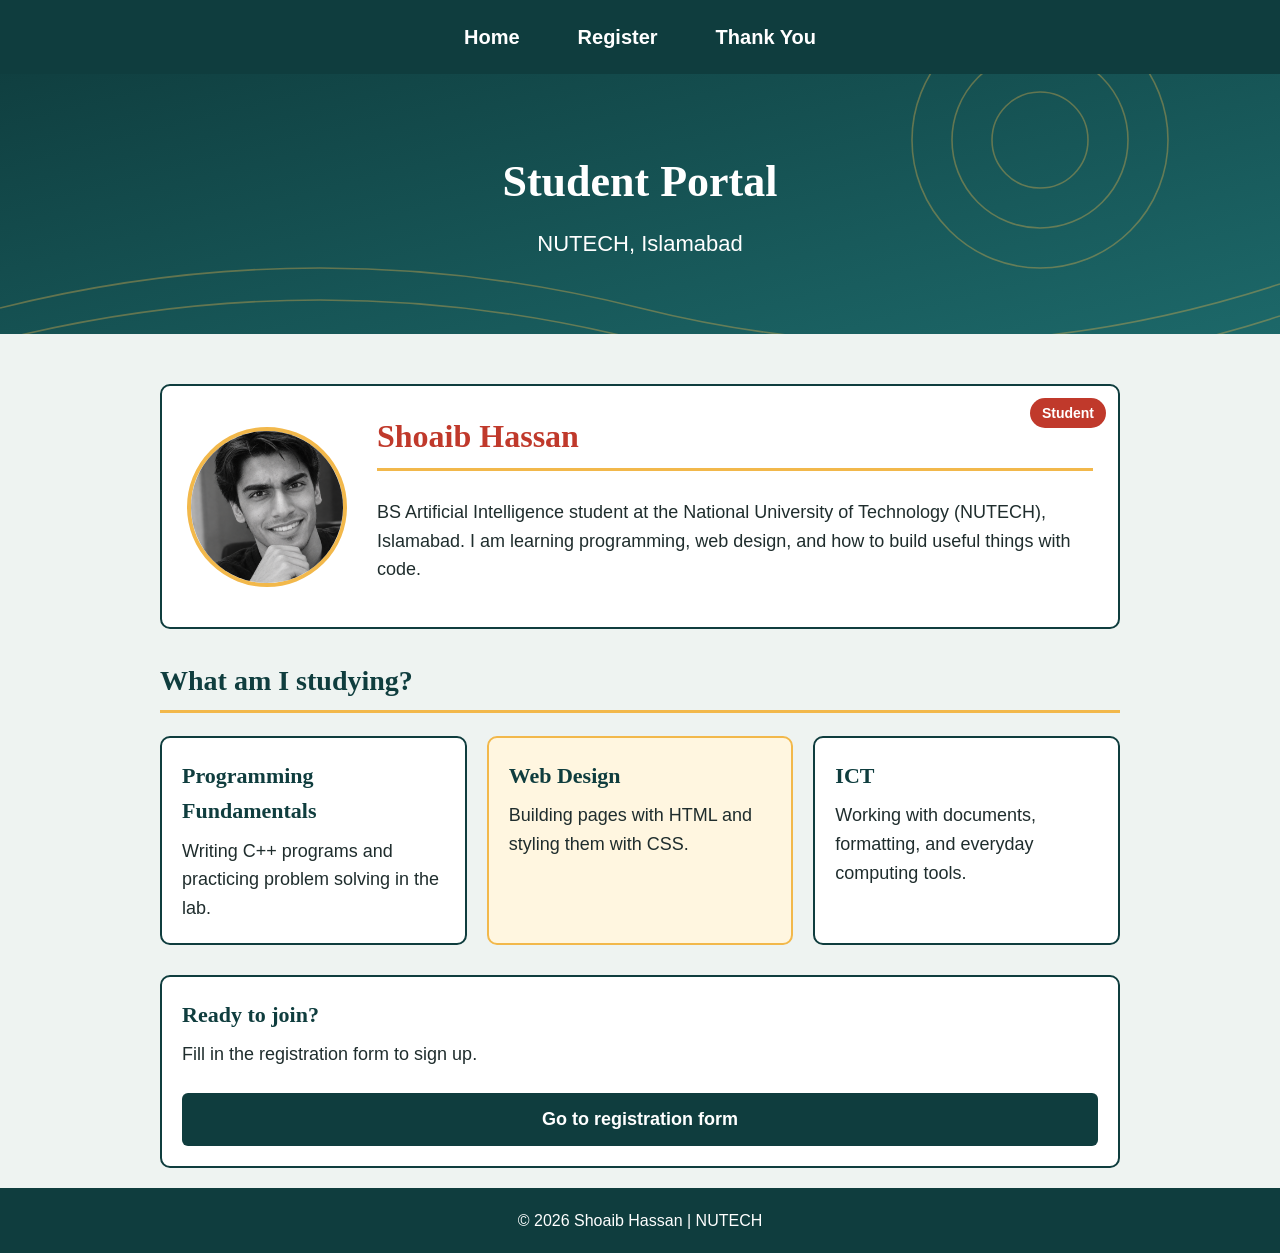
<file: index.html>
<!DOCTYPE html>
<html lang="en">
<head>
  <meta charset="UTF-8">
  <meta name="viewport" content="width=device-width, initial-scale=1">
  <title>Home | Student Portal</title>
  <!-- External CSS -->
  <link rel="stylesheet" href="stylesAI.css">
</head>
<body>

  <nav class="navbar">
    <a href="index.html">Home</a>
    <a href="formAI.html">Register</a>
    <a href="thanksAI.html">Thank You</a>
  </nav>

  <header id="banner">
    <h1>Student Portal</h1>
    <p>NUTECH, Islamabad</p>
  </header>

  <main class="container">

    <section id="profile-section">
      <span class="badge">Student</span>
      <img src="images/pfp.png" alt="Student profile picture" class="profile-pic">
      <div>
        <!-- Inline CSS -->
        <h2 style="color: #c0392b; font-size: 32px;">Shoaib Hassan</h2>
        <p>BS Artificial Intelligence student at the National University of Technology (NUTECH), Islamabad. I am learning programming, web design, and how to build useful things with code.</p>
      </div>
    </section>

    <h2>What am I studying?</h2>
    <section class="card-container">
      <div class="card">
        <h3>Programming Fundamentals</h3>
        <p>Writing C++ programs and practicing problem solving in the lab.</p>
      </div>
      <div class="card highlight">
        <h3>Web Design</h3>
        <p>Building pages with HTML and styling them with CSS.</p>
      </div>
      <div class="card">
        <h3>ICT</h3>
        <p>Working with documents, formatting, and everyday computing tools.</p>
      </div>
    </section>

    <section class="card">
      <h3>Ready to join?</h3>
      <p>Fill in the registration form to sign up.</p>
      <a href="formAI.html" class="btn">Go to registration form</a>
    </section>

  </main>

  <footer>&copy; 2026 Shoaib Hassan | NUTECH</footer>

</body>
</html>
</file>
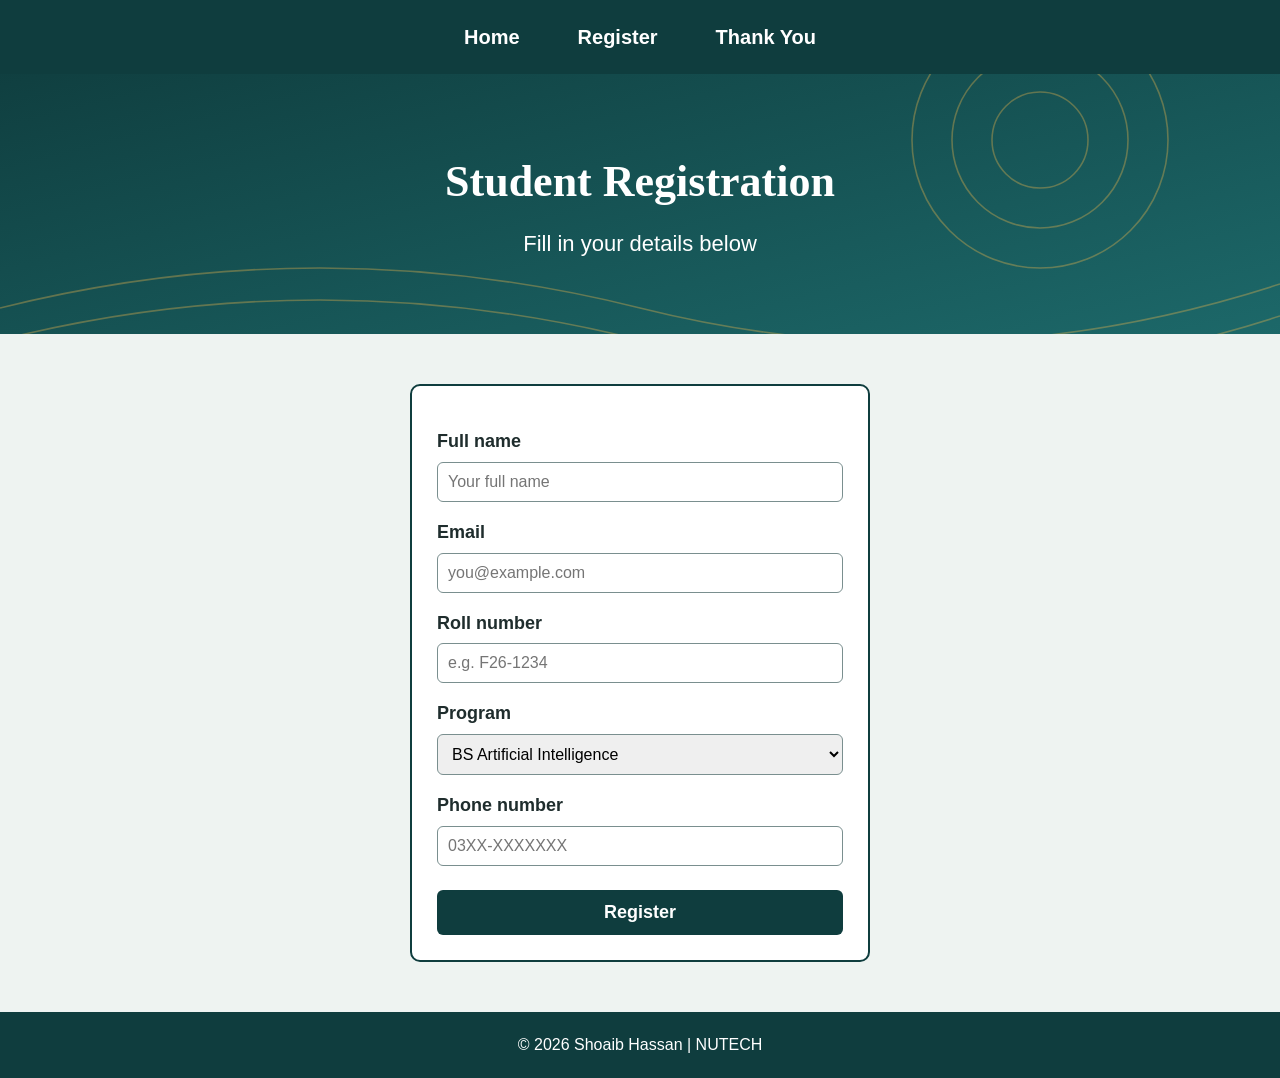
<file: form.html>
<!DOCTYPE html>
<html lang="en">
<head>
  <meta charset="UTF-8">
  <meta name="viewport" content="width=device-width, initial-scale=1">
  <title>Register | Student Portal</title>
  <link rel="stylesheet" href="stylesAI.css">
</head>
<body>

  <nav class="navbar">
    <a href="indexAI.html">Home</a>
    <a href="formAI.html">Register</a>
    <a href="thanksAI.html">Thank You</a>
  </nav>

  <header id="banner">
    <h1>Student Registration</h1>
    <p>Fill in your details below</p>
  </header>

  <main class="container">
    <form class="reg-form" action="thanksAI.html" method="get">

      <label for="name">Full name</label>
      <input type="text" id="name" name="name" placeholder="Your full name" required>

      <label for="email">Email</label>
      <input type="email" id="email" name="email" placeholder="you@example.com" required>

      <label for="roll">Roll number</label>
      <input type="text" id="roll" name="roll" placeholder="e.g. F26-1234" required>

      <label for="program">Program</label>
      <select id="program" name="program">
        <option>BS Artificial Intelligence</option>
        <option>BS Computer Science</option>
        <option>BS Software Engineering</option>
      </select>

      <label for="phone">Phone number</label>
      <input type="tel" id="phone" name="phone" placeholder="03XX-XXXXXXX">

      <button type="submit" class="btn">Register</button>
    </form>
  </main>

  <footer>&copy; 2026 Shoaib Hassan | NUTECH</footer>

</body>
</html>
</file>
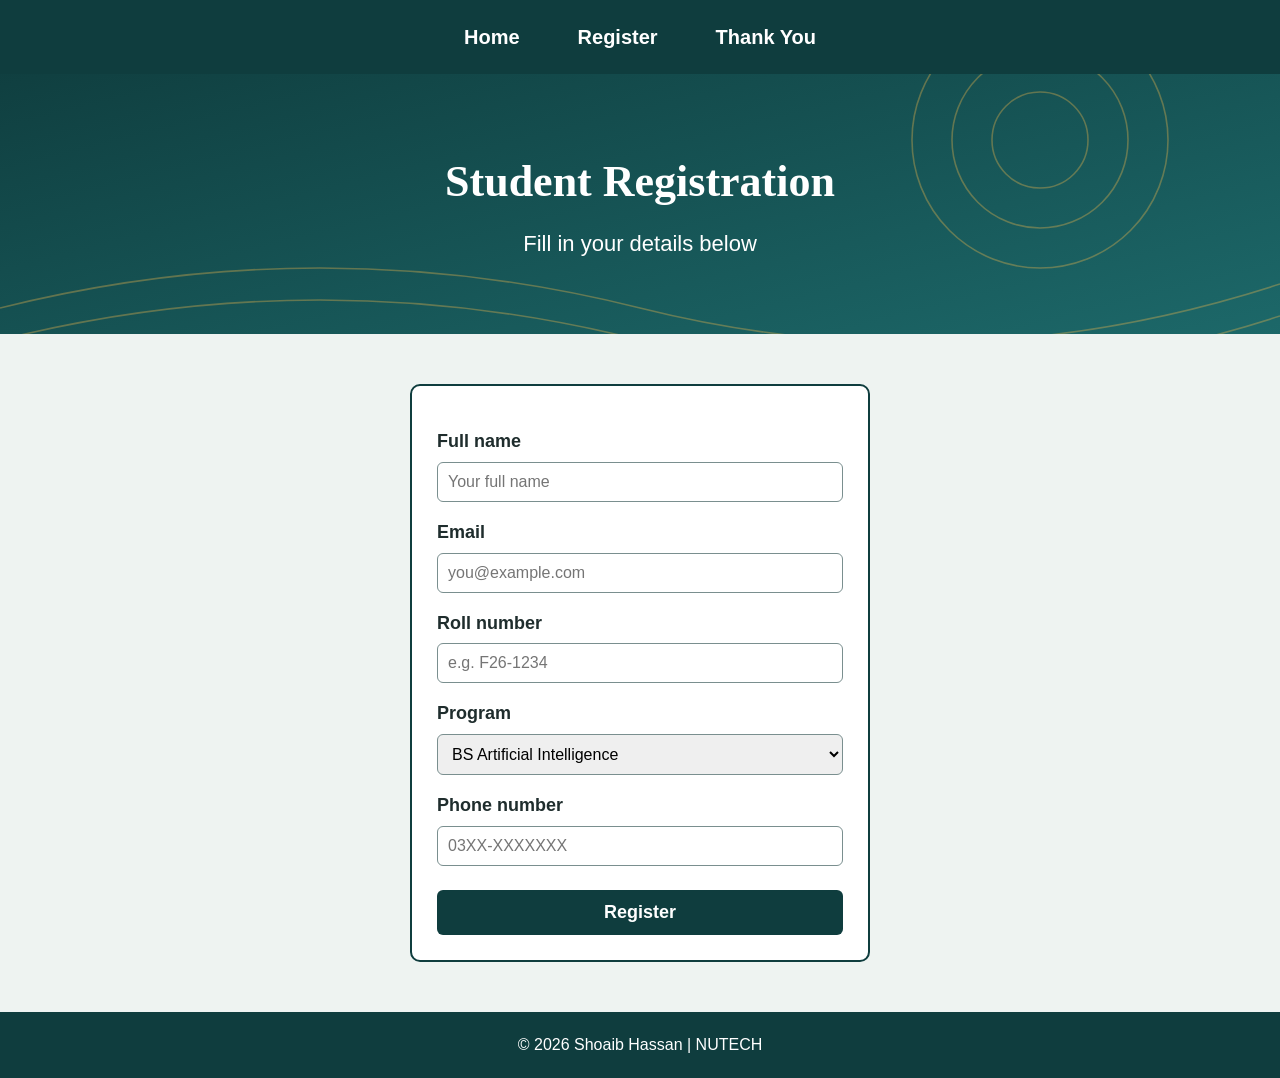
<file: formAI.html>
<!DOCTYPE html>
<html lang="en">
<head>
  <meta charset="UTF-8">
  <meta name="viewport" content="width=device-width, initial-scale=1">
  <title>Register | Student Portal</title>
  <link rel="stylesheet" href="stylesAI.css">
</head>
<body>

  <nav class="navbar">
    <a href="index.html">Home</a>
    <a href="formAI.html">Register</a>
    <a href="thanksAI.html">Thank You</a>
  </nav>

  <header id="banner">
    <h1>Student Registration</h1>
    <p>Fill in your details below</p>
  </header>

  <main class="container">
    <form class="reg-form" action="thanksAI.html" method="get">

      <label for="name">Full name</label>
      <input type="text" id="name" name="name" placeholder="Your full name" required>

      <label for="email">Email</label>
      <input type="email" id="email" name="email" placeholder="you@example.com" required>

      <label for="roll">Roll number</label>
      <input type="text" id="roll" name="roll" placeholder="e.g. F26-1234" required>

      <label for="program">Program</label>
      <select id="program" name="program">
        <option>BS Artificial Intelligence</option>
        <option>BS Computer Science</option>
        <option>BS Software Engineering</option>
      </select>

      <label for="phone">Phone number</label>
      <input type="tel" id="phone" name="phone" placeholder="03XX-XXXXXXX">

      <button type="submit" class="btn">Register</button>
    </form>
  </main>

  <footer>&copy; 2026 Shoaib Hassan | NUTECH</footer>

</body>
</html>
</file>
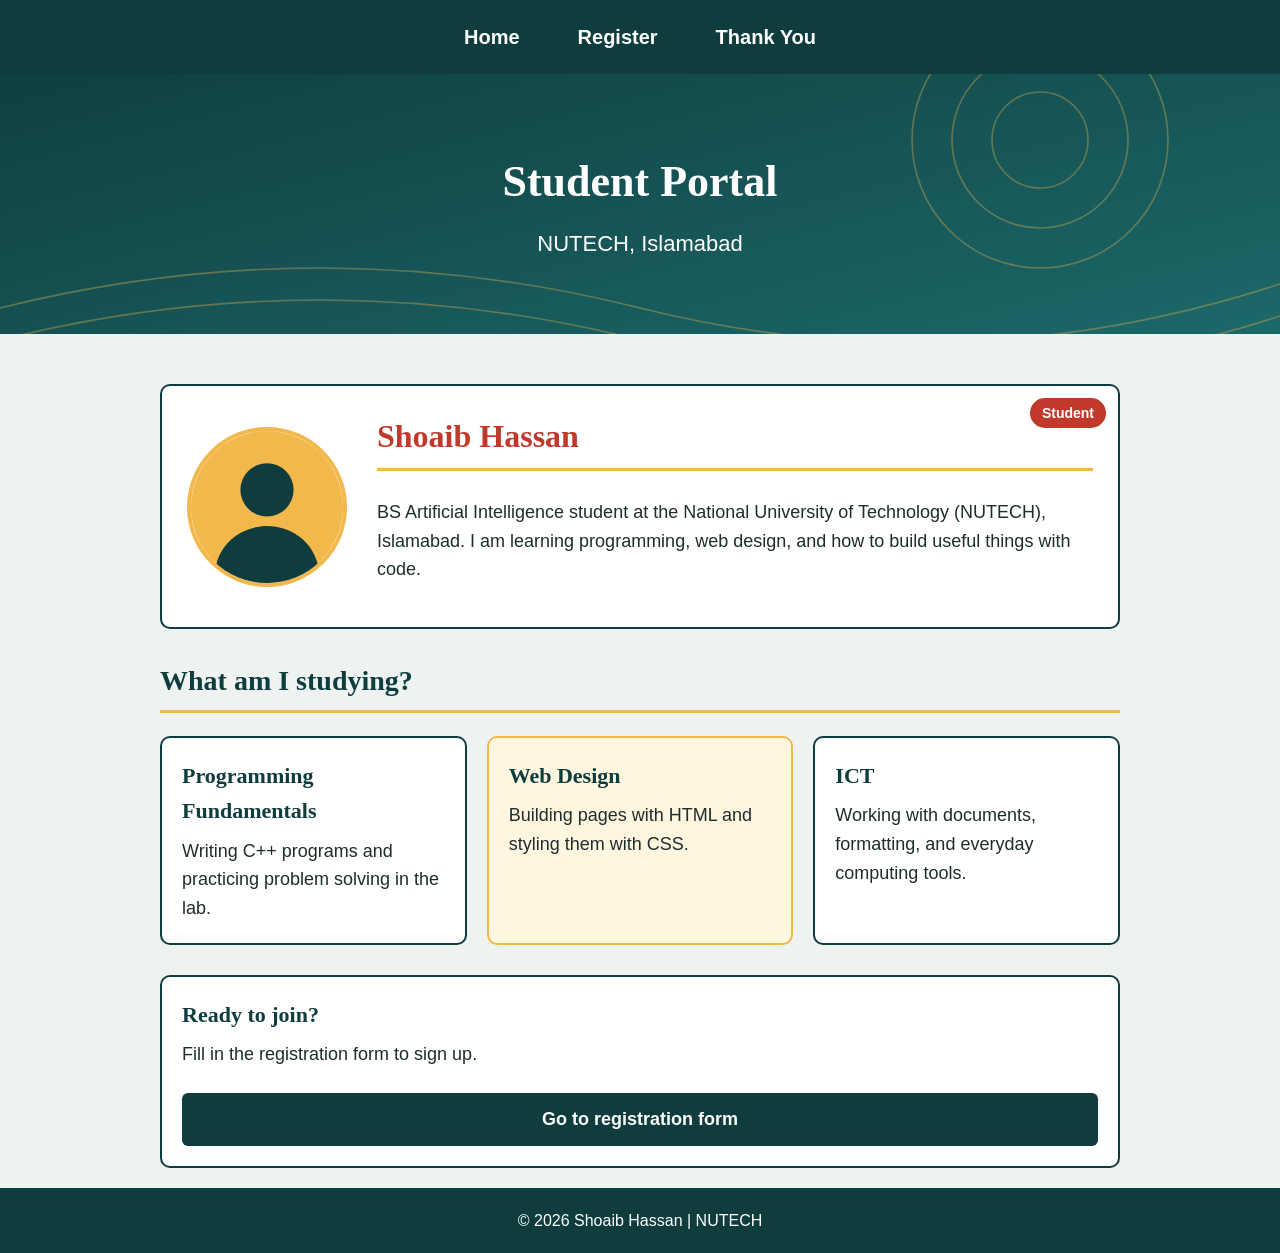
<file: indexAI.html>
<!DOCTYPE html>
<html lang="en">
<head>
  <meta charset="UTF-8">
  <meta name="viewport" content="width=device-width, initial-scale=1">
  <title>Home | Student Portal</title>
  <!-- External CSS -->
  <link rel="stylesheet" href="stylesAI.css">
</head>
<body>

  <nav class="navbar">
    <a href="indexAI.html">Home</a>
    <a href="formAI.html">Register</a>
    <a href="thanksAI.html">Thank You</a>
  </nav>

  <header id="banner">
    <h1>Student Portal</h1>
    <p>NUTECH, Islamabad</p>
  </header>

  <main class="container">

    <section id="profile-section">
      <span class="badge">Student</span>
      <img src="images/profileAI.svg" alt="Student profile picture" class="profile-pic">
      <div>
        <!-- Inline CSS -->
        <h2 style="color: #c0392b; font-size: 32px;">Shoaib Hassan</h2>
        <p>BS Artificial Intelligence student at the National University of Technology (NUTECH), Islamabad. I am learning programming, web design, and how to build useful things with code.</p>
      </div>
    </section>

    <h2>What am I studying?</h2>
    <section class="card-container">
      <div class="card">
        <h3>Programming Fundamentals</h3>
        <p>Writing C++ programs and practicing problem solving in the lab.</p>
      </div>
      <div class="card highlight">
        <h3>Web Design</h3>
        <p>Building pages with HTML and styling them with CSS.</p>
      </div>
      <div class="card">
        <h3>ICT</h3>
        <p>Working with documents, formatting, and everyday computing tools.</p>
      </div>
    </section>

    <section class="card">
      <h3>Ready to join?</h3>
      <p>Fill in the registration form to sign up.</p>
      <a href="formAI.html" class="btn">Go to registration form</a>
    </section>

  </main>

  <footer>&copy; 2026 Shoaib Hassan | NUTECH</footer>

</body>
</html>
</file>
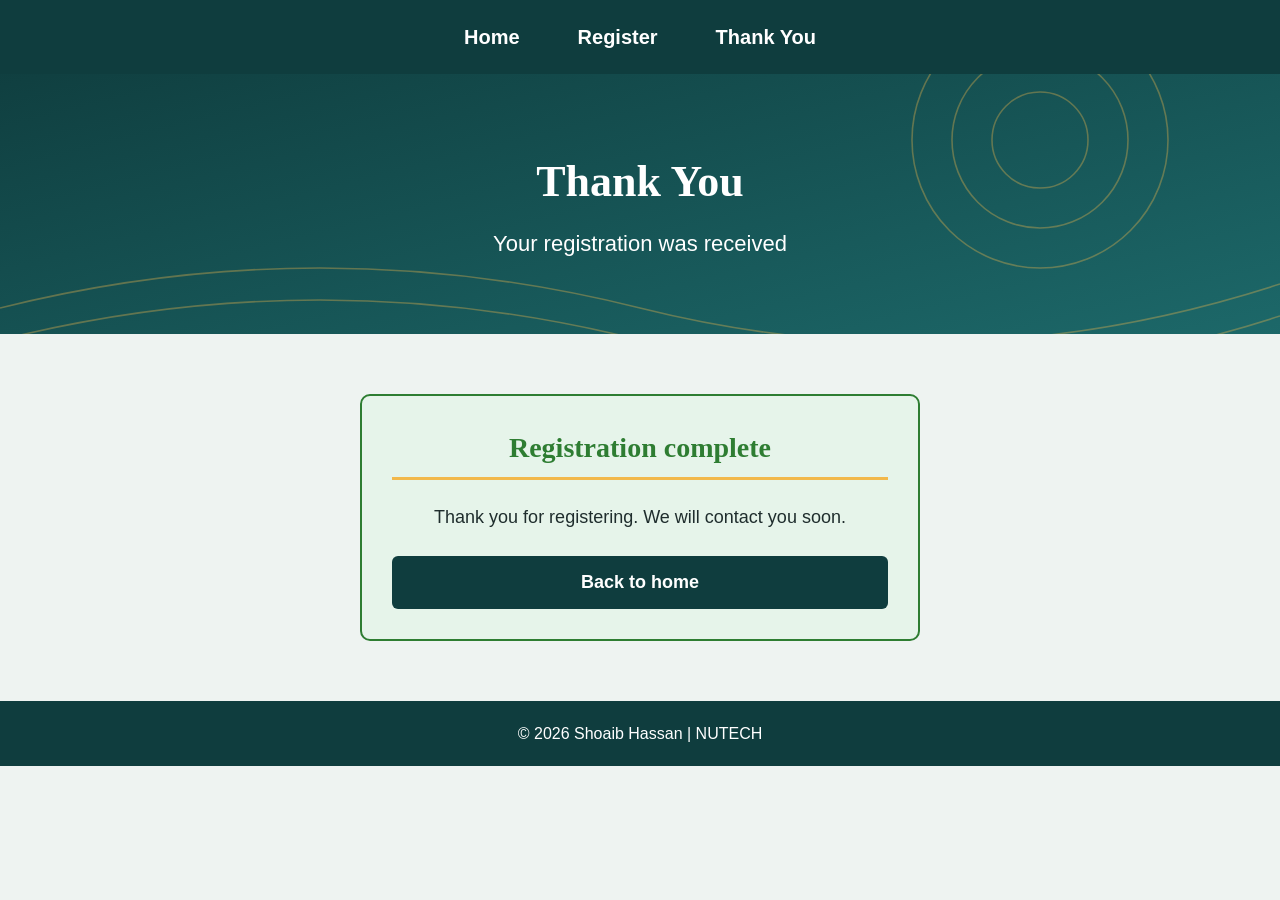
<file: thanks.html>
<!DOCTYPE html>
<html lang="en">
<head>
  <meta charset="UTF-8">
  <meta name="viewport" content="width=device-width, initial-scale=1">
  <title>Thank You | Student Portal</title>
  <link rel="stylesheet" href="stylesAI.css">

  <!-- Internal CSS -->
  <style>
    .thanks-box {
      background-color: #e6f4ea;
      border-color: #2e7d32;
    }
    #thanks-title {
      color: #2e7d32;
    }
  </style>
</head>
<body>

  <nav class="navbar">
    <a href="index.html">Home</a>
    <a href="formAI.html">Register</a>
    <a href="thanksAI.html">Thank You</a>
  </nav>

  <header id="banner">
    <h1>Thank You</h1>
    <p>Your registration was received</p>
  </header>

  <main class="container">
    <section class="thanks-box">
      <h2 id="thanks-title">Registration complete</h2>
      <p>Thank you for registering. We will contact you soon.</p>
      <a href="index.html" class="btn">Back to home</a>
    </section>
  </main>

  <footer>&copy; 2026 Shoaib Hassan | NUTECH</footer>

</body>
</html>
</file>
<file: stylesAI.css>
/* ===== External CSS: shared by index.html, form.html, thanks.html ===== */

* {
  box-sizing: border-box;
}

body {
  margin: 0;
  padding: 0;
  background-color: #eef3f1;
  color: #1f2d2d;
  font-family: "Trebuchet MS", Verdana, sans-serif;
  font-size: 18px;
  line-height: 1.6;
}

h1, h2, h3 {
  font-family: Georgia, "Times New Roman", serif;
  color: #0f3d3e;
  margin-top: 0;
}

h1 { font-size: 44px; font-weight: bold; }
h2 { font-size: 28px; font-weight: bold; border-bottom: 3px solid #f2b84b; padding-bottom: 6px; }

/* ----- Navigation (Flexbox) ----- */
.navbar {
  display: flex;
  justify-content: center;
  gap: 30px;
  background-color: #0f3d3e;
  padding: 15px;
}

.navbar a {
  color: #ffffff;
  text-decoration: none;
  font-size: 20px;
  font-weight: bold;
  padding: 6px 14px;
  border-radius: 6px;
}

.navbar a:hover {
  background-color: #f2b84b;
  color: #0f3d3e;
}

/* ----- Banner (background image) ----- */
#banner {
  background-image: url("images/bannerAI.svg");
  background-size: cover;
  background-position: center;
  height: 260px;
  display: flex;
  flex-direction: column;
  justify-content: center;
  align-items: center;
  text-align: center;
  color: #ffffff;
}

#banner h1 {
  color: #ffffff;
  margin: 0 0 8px 0;
}

#banner p {
  margin: 0;
  font-size: 22px;
}

/* ----- Page layout ----- */
.container {
  max-width: 1000px;
  margin: 0 auto;
  padding: 20px;
}

/* ----- Profile section (Flexbox) ----- */
#profile-section {
  display: flex;
  align-items: center;
  gap: 30px;
  background-color: #ffffff;
  border: 2px solid #0f3d3e;
  border-radius: 10px;
  padding: 25px;
  margin: 30px 0;
  position: relative;          /* parent for the absolute badge */
}

.profile-pic {
  width: 160px;
  height: 160px;
  border-radius: 50%;          /* circular image */
  object-fit: cover;
  border: 4px solid #f2b84b;
  flex-shrink: 0;
}

/* ----- Badge (CSS positioning) ----- */
.badge {
  position: absolute;
  top: 12px;
  right: 12px;
  background-color: #c0392b;
  color: #ffffff;
  font-size: 14px;
  font-weight: bold;
  padding: 4px 12px;
  border-radius: 20px;
}

/* ----- Cards (CSS Grid) ----- */
.card-container {
  display: grid;
  grid-template-columns: repeat(3, 1fr);
  gap: 20px;
  margin-bottom: 30px;
}

.card {
  background-color: #ffffff;
  border: 2px solid #0f3d3e;
  border-radius: 10px;
  padding: 20px;
}

.card h3 {
  font-size: 22px;
  margin-bottom: 8px;
}

.card p {
  margin: 0;
}

.highlight {
  background-color: #fff6e0;
  border-color: #f2b84b;
}

/* ----- Registration form ----- */
.reg-form {
  max-width: 460px;
  margin: 30px auto;
  padding: 25px;
  background-color: #ffffff;
  border: 2px solid #0f3d3e;
  border-radius: 10px;
}

.reg-form label {
  display: block;
  margin-top: 16px;
  font-size: 18px;
  font-weight: bold;
}

.reg-form input,
.reg-form select {
  display: block;
  width: 100%;
  margin-top: 6px;
  padding: 10px;
  font-size: 16px;
  border: 1px solid #7a8f8f;
  border-radius: 6px;
}

.reg-form input:focus,
.reg-form select:focus {
  outline: 3px solid #f2b84b;
  border-color: #0f3d3e;
}

.btn {
  display: block;
  width: 100%;
  margin-top: 24px;
  padding: 12px;
  background-color: #0f3d3e;
  color: #ffffff;
  font-size: 18px;
  font-weight: bold;
  border: none;
  border-radius: 6px;
  cursor: pointer;
  text-align: center;
  text-decoration: none;
}

.btn:hover {
  background-color: #1d6a6b;
}

/* ----- Thank-you page ----- */
.thanks-box {
  max-width: 560px;
  margin: 40px auto;
  padding: 30px;
  text-align: center;
  background-color: #ffffff;
  border: 2px solid #0f3d3e;
  border-radius: 10px;
}

/* ----- Footer ----- */
footer {
  text-align: center;
  padding: 20px;
  background-color: #0f3d3e;
  color: #ffffff;
  font-size: 16px;
}

/* ----- Mobile ----- */
@media (max-width: 700px) {
  .card-container { grid-template-columns: 1fr; }
  #profile-section { flex-direction: column; text-align: center; }
  h1 { font-size: 34px; }
}
</file>
